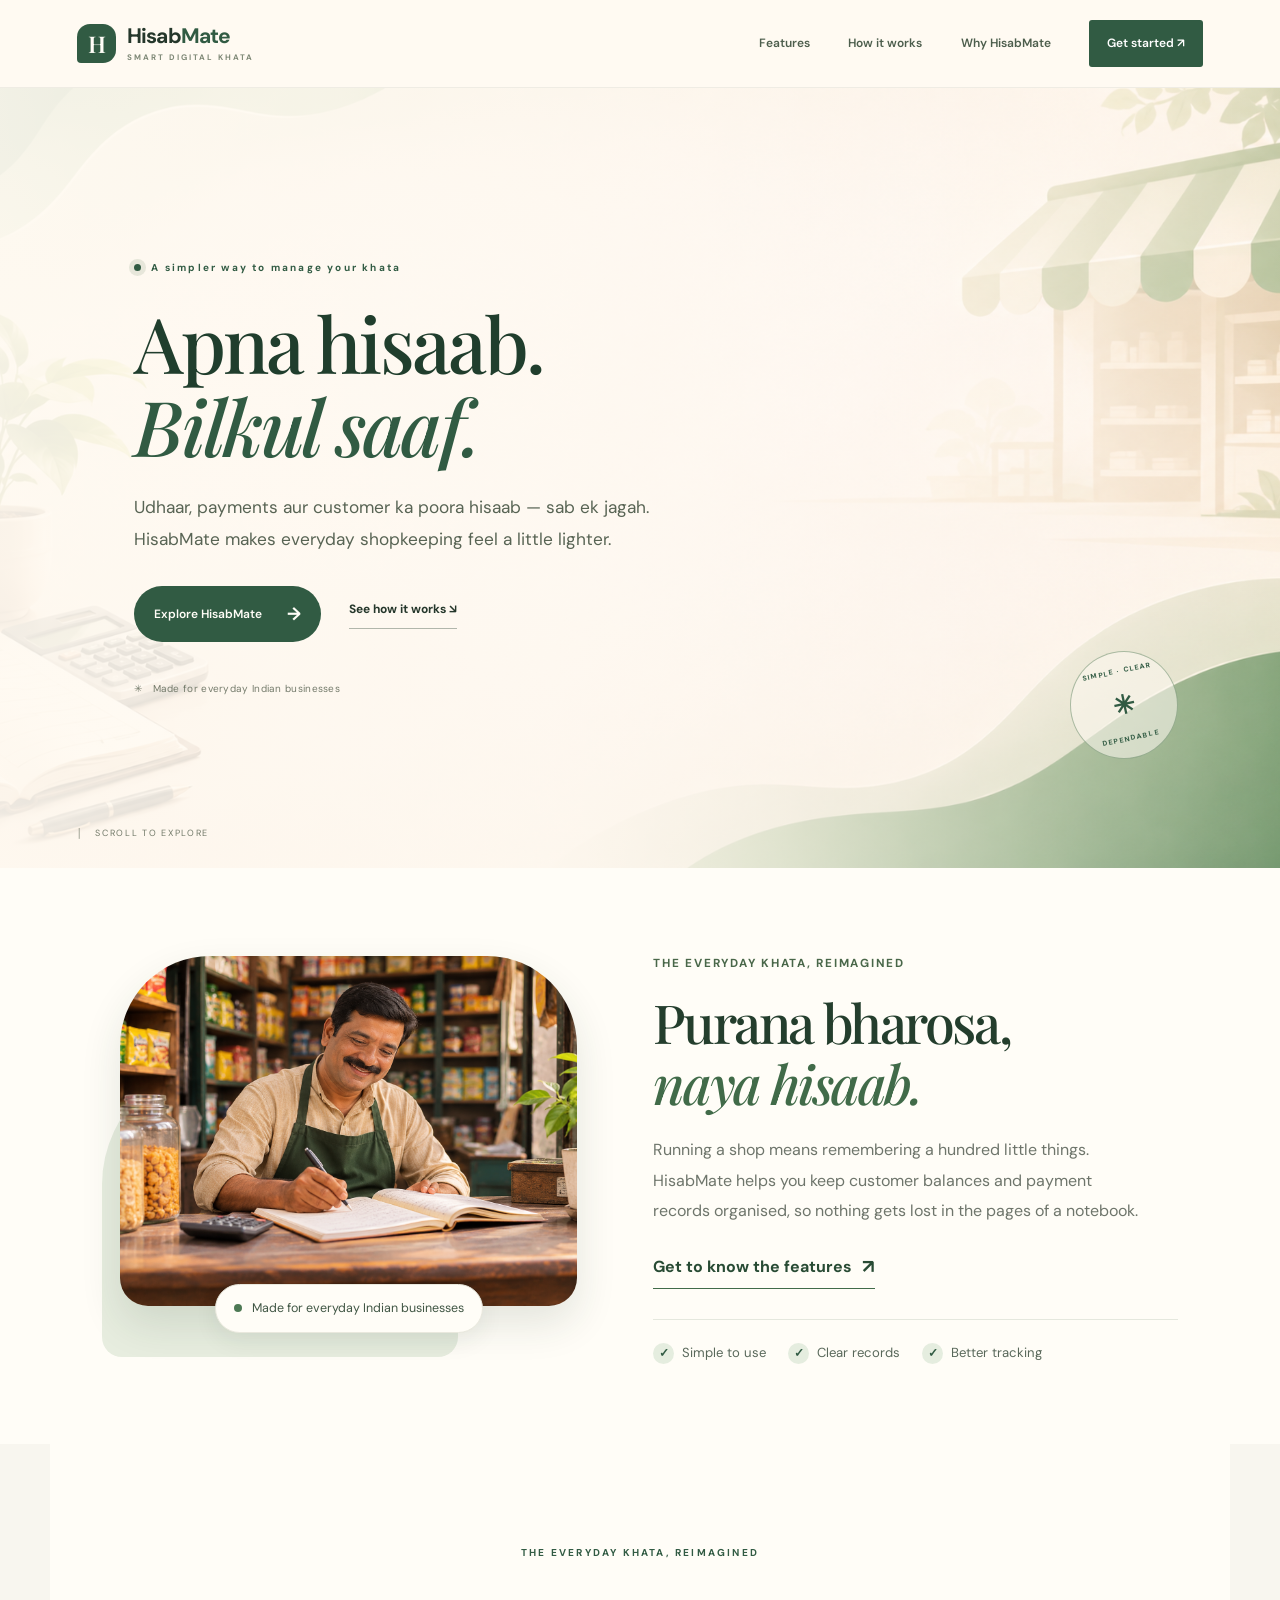
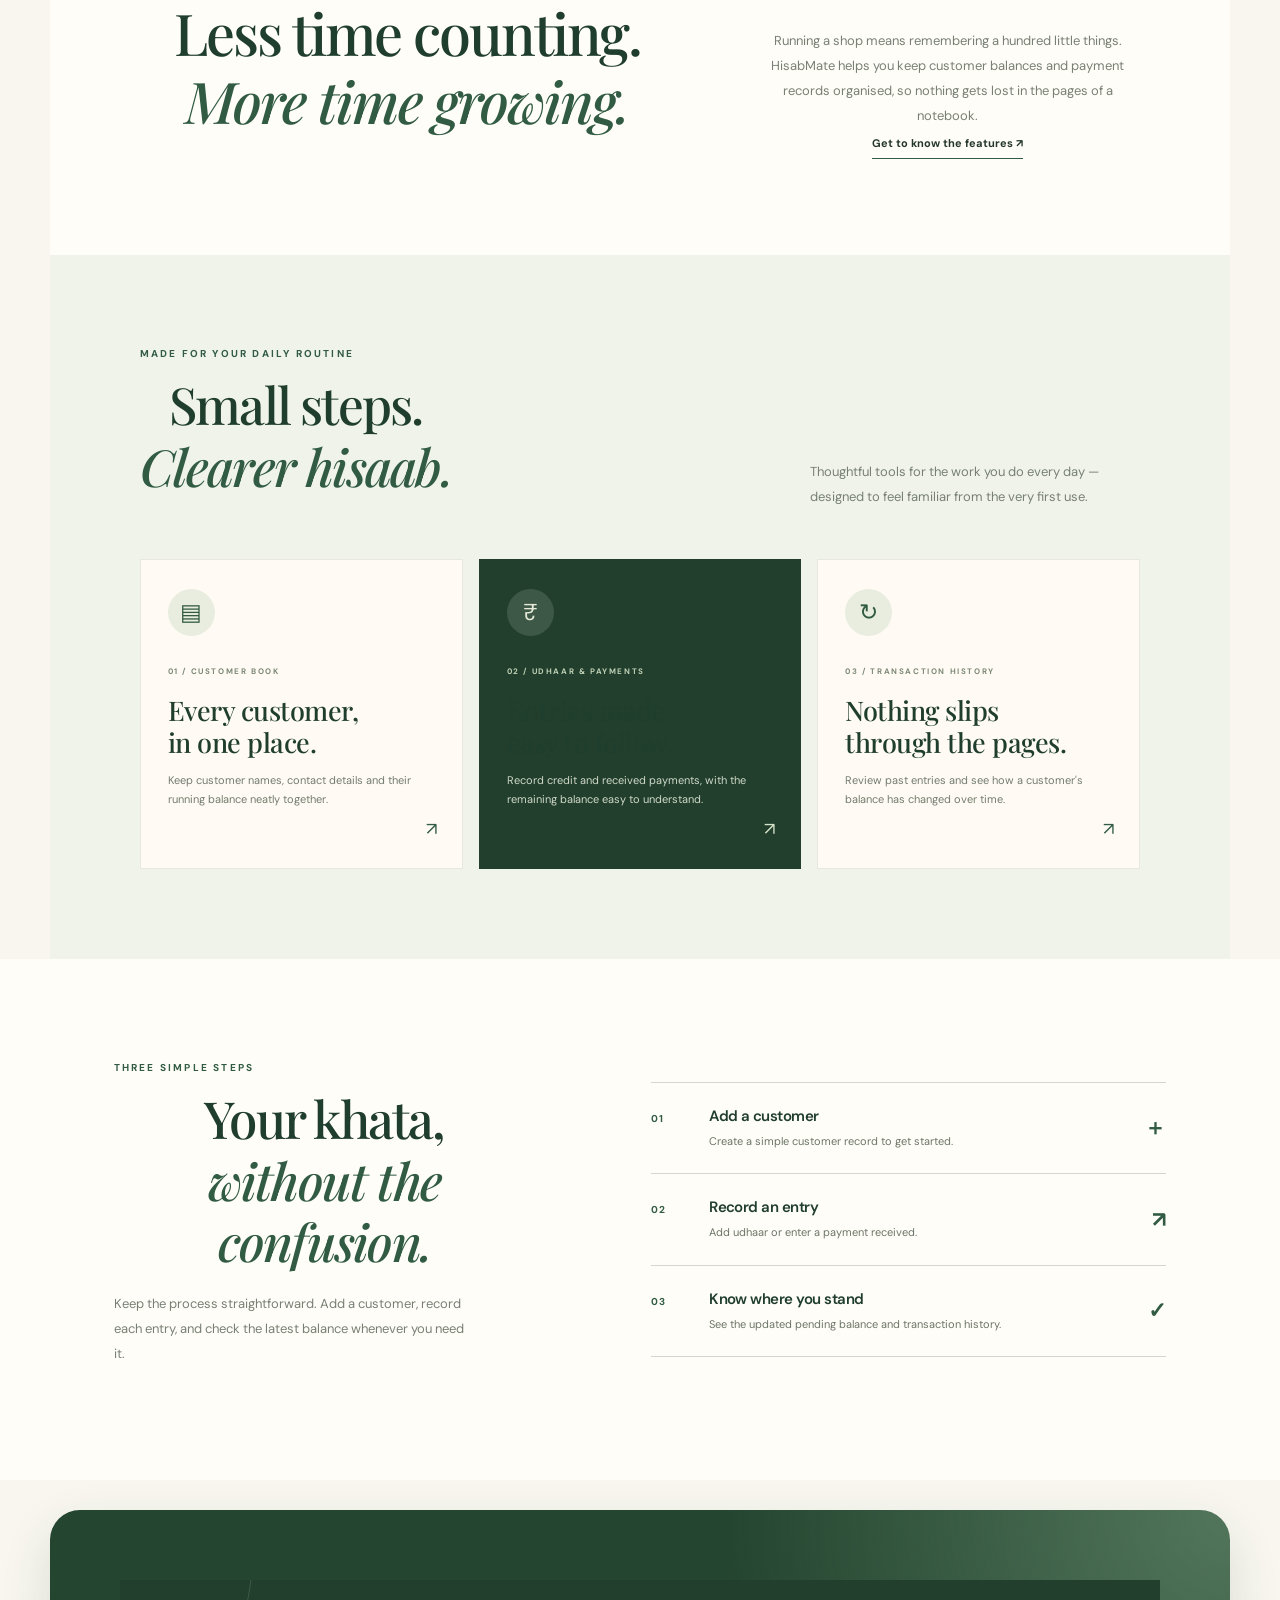
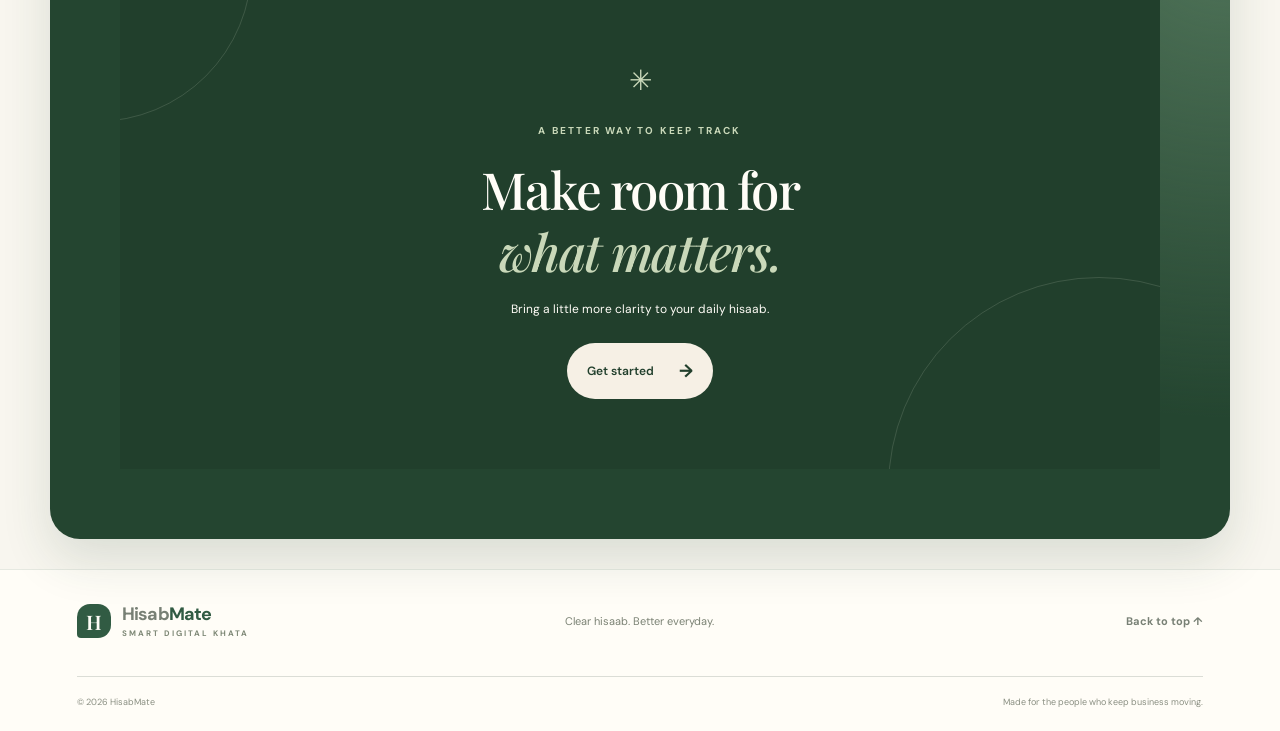
<file: frontend/index.html>
<!DOCTYPE html>
<html lang="en">
<head>
    <meta charset="UTF-8">
    <meta name="viewport" content="width=device-width, initial-scale=1.0">
    <meta name="theme-color" content="#171b18">

    <meta
        name="description"
        content="HisabMate helps Indian shopkeepers manage customers, udhaar, payments and daily khata in one place."
    >

    <title>HisabMate — Apna hisaab. Bilkul saaf.</title>

    <link rel="preconnect" href="https://fonts.googleapis.com">
    <link rel="preconnect" href="https://fonts.gstatic.com" crossorigin>

    <link
        href="https://fonts.googleapis.com/css2?family=DM+Sans:wght@400;500;600;700&family=Playfair+Display:wght@500;600;700&display=swap"
        rel="stylesheet"
    >

    <link rel="stylesheet" href="style.css">
</head>

<body>
    <header class="header" id="top">

        <a class="brand" href="#home" aria-label="HisabMate home">
            <span class="logo">H</span>
            <span class="brand-text">
                Hisab<span class="green">Mate</span>
                <small>SMART DIGITAL KHATA</small>
            </span>
        </a>

        <button
            class="menu"
            id="menu"
            type="button"
            aria-label="Toggle navigation menu"
            aria-controls="nav"
            aria-expanded="false"
        >
            ☰
        </button>

        <nav id="nav" aria-label="Main navigation">
            <a href="#features">Features</a>
            <a href="#how">How it works</a>
            <a href="#about">Why HisabMate</a>
            <a class="nav-cta" href="dashboard.html">Get started ↗</a>
        </nav>
    </header>

    <main>
        <section class="hero" id="home">

            <div class="hero-art" aria-hidden="true">
                <img
                    class="hero-image"
                    src="../assets/hero.png"
                    alt=""
                >
            </div>

            <div class="hero-content">
                <div class="eyebrow">
                    <i aria-hidden="true"></i>
                    A simpler way to manage your khata
                </div>

                <h1>
                    Apna hisaab.<br>
                    <em>Bilkul saaf.</em>
                </h1>

                <p>
                    Udhaar, payments aur customer ka poora hisaab —
                    sab ek jagah. HisabMate makes everyday shopkeeping
                    feel a little lighter.
                </p>

                <div class="actions">
                    <a class="btn" href="#features">
                        Explore HisabMate <b>→</b>
                    </a>

                    <a class="plain-link" href="#how">
                        See how it works ↘
                    </a>
                </div>

                <div class="note">
                    ✳ &nbsp; Made for everyday Indian businesses
                </div>
            </div>

            <div class="stamp" aria-hidden="true">
                <span>SIMPLE · CLEAR</span>
                <b>✳</b>
                <span>DEPENDABLE</span>
            </div>

            <a class="scroll" href="#about">
                │ &nbsp; SCROLL TO EXPLORE
            </a>
        </section>

        <!-- Shopkeeper image section -->
        <section class="about-showcase" id="shopkeeper">
            <div class="showcase-image">
                <img
                    src="../assets/shopkeeper.png"
                    alt="Shopkeeper maintaining his daily khata"
                    class="shopkeeper-image"
                >

                <div class="image-caption">
                    <span class="caption-dot"></span>
                    Made for everyday Indian businesses
                </div>
            </div>

            <div class="showcase-content">
                <span class="section-eyebrow">
                    THE EVERYDAY KHATA, REIMAGINED
                </span>

                <h2>
                    Purana bharosa,<br>
                    <em>naya hisaab.</em>
                </h2>

                <p>
                    Running a shop means remembering a hundred little things.
                    HisabMate helps you keep customer balances and payment
                    records organised, so nothing gets lost in the pages
                    of a notebook.
                </p>

                <a href="#features" class="showcase-link">
                    Get to know the features <span>↗</span>
                </a>

                <div class="showcase-points">
                    <div><span class="point-icon">✓</span> Simple to use</div>
                    <div><span class="point-icon">✓</span> Clear records</div>
                    <div><span class="point-icon">✓</span> Better tracking</div>
                </div>
            </div>
        </section>

        <!-- Introduction -->
        <section class="intro wrap" id="about">
            <div class="kicker">THE EVERYDAY KHATA, REIMAGINED</div>

            <div class="intro-grid">
                <h2>
                    Less time counting.<br>
                    <em>More time growing.</em>
                </h2>

                <div>
                    <p>
                        Running a shop means remembering a hundred little
                        things. HisabMate helps you keep customer balances
                        and payment records organised, so nothing gets
                        lost in the pages of a notebook.
                    </p>

                    <a class="underlink" href="#features">
                        Get to know the features ↗
                    </a>
                </div>
            </div>
        </section>

        <!-- Features -->
        <section class="features wrap" id="features">
            <div class="section-head">
                <div>
                    <div class="kicker">MADE FOR YOUR DAILY ROUTINE</div>

                    <h2>
                        Small steps.<br>
                        <em>Clearer hisaab.</em>
                    </h2>
                </div>

                <p>
                    Thoughtful tools for the work you do every day —
                    designed to feel familiar from the very first use.
                </p>
            </div>

            <div class="cards">
                <article class="card">
                    <div class="icon" aria-hidden="true">▤</div>
                    <label>01 / CUSTOMER BOOK</label>

                    <h3>Every customer,<br>in one place.</h3>

                    <p>
                        Keep customer names, contact details and their
                        running balance neatly together.
                    </p>

                    <span class="arrow" aria-hidden="true">↗</span>
                </article>

                <article class="card dark">
                    <div class="icon" aria-hidden="true">₹</div>
                    <label>02 / UDHAAR &amp; PAYMENTS</label>

                    <h3>Entries made<br>easy to follow.</h3>

                    <p>
                        Record credit and received payments, with the
                        remaining balance easy to understand.
                    </p>

                    <span class="arrow" aria-hidden="true">↗</span>
                </article>

                <article class="card">
                    <div class="icon" aria-hidden="true">↻</div>
                    <label>03 / TRANSACTION HISTORY</label>

                    <h3>Nothing slips<br>through the pages.</h3>

                    <p>
                        Review past entries and see how a customer's
                        balance has changed over time.
                    </p>

                    <span class="arrow" aria-hidden="true">↗</span>
                </article>
            </div>
        </section>

        <!-- How it works -->
        <section class="how" id="how">
            <div class="wrap how-grid">
                <div>
                    <div class="kicker">THREE SIMPLE STEPS</div>

                    <h2>
                        Your khata,<br>
                        <em>without the confusion.</em>
                    </h2>

                    <p>
                        Keep the process straightforward. Add a customer,
                        record each entry, and check the latest balance
                        whenever you need it.
                    </p>
                </div>

                <div class="steps">
                    <article>
                        <span>01</span>
                        <div>
                            <h3>Add a customer</h3>
                            <p>Create a simple customer record to get started.</p>
                        </div>
                        <b aria-hidden="true">＋</b>
                    </article>

                    <article>
                        <span>02</span>
                        <div>
                            <h3>Record an entry</h3>
                            <p>Add udhaar or enter a payment received.</p>
                        </div>
                        <b aria-hidden="true">↗</b>
                    </article>

                    <article>
                        <span>03</span>
                        <div>
                            <h3>Know where you stand</h3>
                            <p>
                                See the updated pending balance
                                and transaction history.
                            </p>
                        </div>
                        <b aria-hidden="true">✓</b>
                    </article>
                </div>
            </div>
        </section>

        <!-- Call to action -->
        <section class="closing wrap" id="start">
            <div class="closing-panel">
                <div class="spark" aria-hidden="true">✳</div>
                <div class="kicker">A BETTER WAY TO KEEP TRACK</div>

                <h2>
                    Make room for<br>
                    <em>what matters.</em>
                </h2>

                <p>Bring a little more clarity to your daily hisaab.</p>

                <a class="btn light" href="dashboard.html">
                    Get started <b>→</b>
                </a>
            </div>
        </section>
    </main>

    <!-- Footer -->
    <footer class="footer">
        <a class="brand" href="#home" aria-label="HisabMate home">
            <span class="logo">H</span>
            <span class="brand-text">
                Hisab<span class="green">Mate</span>
                <small>SMART DIGITAL KHATA</small>
            </span>
        </a>

        <p>Clear hisaab. Better everyday.</p>
        <a href="#top">Back to top ↑</a>

        <div class="footline">
            <span>© 2026 HisabMate</span>
            <span>Made for the people who keep business moving.</span>
        </div>
    </footer>

    <script src="script.js" defer></script>
</body>
</html>
</file>
<file: frontend/style.css>
/* =========================================
   HISABMATE — SMART DIGITAL KHATA
   Theme: Cream, Sage Green & Forest Green
   Fonts: Playfair Display + DM Sans
========================================= */


/* =========================================
   1. ROOT VARIABLES
========================================= */

:root {
    --paper: #f7f1e7;
    --cream: #fffaf2;
    --ink: #243c2b;
    --green: #426b43;
    --deep: #213f2c;
    --sage: #dce5d0;
    --muted: #6e7567;

    --serif: "Playfair Display", Georgia, serif;
    --sans: "DM Sans", Arial, sans-serif;
}


/* =========================================
   2. GLOBAL RESET & BASE STYLES
========================================= */

* {
    box-sizing: border-box;
}

html {
    scroll-behavior: smooth;
    scroll-padding-top: 90px;
}

body {
    margin: 0;
    background: var(--paper);
    color: var(--ink);
    font-family: var(--sans);
    -webkit-font-smoothing: antialiased;
}

a {
    color: inherit;
    text-decoration: none;
}

button {
    font-family: inherit;
}

img {
    max-width: 100%;
}


/* =========================================
   3. HEADER & BRAND
========================================= */

.header {
    min-height: 88px;
    padding: 0 clamp(22px, 6vw, 92px);

    display: flex;
    align-items: center;
    justify-content: space-between;

    position: relative;
    z-index: 5;

    background: rgba(255, 250, 242, 0.96);
    border-bottom: 1px solid #243c2b12;
}

.brand {
    display: flex;
    align-items: center;
    gap: 11px;

    font-size: 21px;
    font-weight: 700;
    letter-spacing: -0.8px;
    line-height: 1;
}

.logo {
    width: 39px;
    height: 39px;

    display: grid;
    place-items: center;

    background: var(--green);
    color: var(--cream);
    border-radius: 13px 13px 13px 4px;

    font: 600 23px var(--serif);
    flex-shrink: 0;
}

.green {
    color: var(--green);
}

.brand-text small {
    display: block;
    margin-top: 6px;

    font-size: 8px;
    letter-spacing: 2px;
    color: #7d8775;
}


/* =========================================
   4. DESKTOP NAVIGATION
========================================= */

.header nav {
    display: flex;
    align-items: center;
    gap: clamp(20px, 3vw, 42px);

    font-size: 12px;
    font-weight: 600;
    color: #4d5e4d;
}

.header nav a {
    transition: color 0.2s ease;
}

.header nav a:hover {
    color: var(--green);
}

.nav-cta {
    padding: 13px 18px;
    border-radius: 3px;

    background: var(--green);
    color: white !important;
}

.nav-cta:hover {
    background: var(--deep);
}


/* Mobile menu button */

.menu {
    display: none;
    border: 0;
    background: transparent;
    color: var(--ink);
    font-size: 25px;
    cursor: pointer;
}


/* =========================================
   5. HERO SECTION
========================================= */

.hero {
    min-height: 660px;
    height: min(780px, calc(100vh - 88px));

    position: relative;
    display: flex;
    align-items: center;

    overflow: hidden;
    isolation: isolate;

    background: var(--cream);
}


/* Hero background image container */

.hero-art {
    position: absolute;
    inset: 0;
    z-index: -2;

    overflow: hidden;
    pointer-events: none;
}


/* Hero PNG image */

.hero-image {
    display: block;

    width: 100%;
    height: 100%;

    object-fit: cover;
    object-position: center;

    opacity: 1;
}


/* Soft overlay keeps text readable */

.hero::after {
    content: "";

    position: absolute;
    inset: 0;
    z-index: -1;

    background: linear-gradient(
        90deg,
        rgba(255, 250, 242, 0.92) 0%,
        rgba(255, 250, 242, 0.78) 43%,
        rgba(255, 250, 242, 0.12) 100%
    );

    pointer-events: none;
}


/* Hero content */

.hero-content {
    width: min(650px, 58%);
    margin-left: clamp(24px, 10.5vw, 160px);
    padding: 55px 0 78px;
    position: relative;
    z-index: 1;
}


/* Small eyebrow label */

.eyebrow,
.kicker {
    font-size: 10px;
    font-weight: 700;
    letter-spacing: 2.2px;
    color: var(--green);
}

.eyebrow {
    display: flex;
    align-items: center;
    gap: 10px;
    margin-bottom: 25px;
}

.eyebrow i {
    width: 7px;
    height: 7px;

    background: var(--green);
    border-radius: 50%;

    box-shadow: 0 0 0 5px #426b431f;
}


/* Main headings */

h1,
h2 {
    font-family: var(--serif);
    font-weight: 500;
    letter-spacing: -2.5px;
}

h1 {
    margin: 0 0 25px;
    font-size: clamp(56px, 6.2vw, 92px);
    line-height: 0.99;
}

h1 em,
h2 em {
    color: var(--green);
    font-weight: 500;
}


/* Hero description */

.hero-content > p {
    max-width: 450px;
    margin: 0 0 30px;

    color: #586454;
    font-size: 15px;
    line-height: 1.9;
}


/* Hero action buttons */

.actions {
    display: flex;
    align-items: center;
    gap: 28px;
    flex-wrap: wrap;
}

.btn {
    display: inline-flex;
    align-items: center;
    justify-content: center;
    gap: 25px;

    padding: 16px 20px;
    border: 0;
    border-radius: 3px;

    background: var(--green);
    color: var(--cream);

    font: 600 12px var(--sans);
    cursor: pointer;

    transition:
        background 0.2s ease,
        transform 0.2s ease;
}

.btn:hover {
    background: #315533;
    transform: translateY(-2px);
}

.btn b {
    font-size: 18px;
}

.plain-link {
    padding-bottom: 8px;
    border-bottom: 1px solid #243c2b59;

    font-size: 12px;
    font-weight: 700;
}


/* Hero note */

.note {
    display: flex;
    align-items: center;

    margin-top: 38px;

    color: #747b6b;
    font-size: 10px;
    letter-spacing: 0.3px;
}


/* Decorative circular stamp */

.stamp {
    position: absolute;
    right: 8%;
    bottom: 14%;

    width: 108px;
    height: 108px;

    display: flex;
    flex-direction: column;
    align-items: center;
    justify-content: center;

    border: 1px solid #426b436b;
    border-radius: 50%;

    background: #fffaf28c;
    color: var(--green);

    transform: rotate(-12deg);
}

.stamp span {
    font-size: 7px;
    font-weight: 700;
    letter-spacing: 1.3px;
}

.stamp b {
    margin: 6px 0;
    font-size: 26px;
}


/* Scroll indicator */

.scroll {
    position: absolute;
    bottom: 27px;
    left: clamp(24px, 6vw, 92px);

    color: #727a69;
    font-size: 9px;
    letter-spacing: 1.7px;
}


/* =========================================
   6. SHARED CONTENT WRAPPER
========================================= */

.wrap {
    width: min(1180px, calc(100% - 48px));
    margin: 0 auto;
}


/* =========================================
   7. INTRO / ABOUT SECTION
========================================= */

.intro {
    padding-top: 115px;
    padding-bottom: 115px;
}

.intro-grid {
    display: grid;
    grid-template-columns: 1fr 0.72fr;
    gap: 8%;
    align-items: end;

    margin-top: 24px;
}

h2 {
    margin: 0;
    font-size: clamp(39px, 4.2vw, 60px);
    line-height: 1.12;
}

.intro p,
.section-head > p,
.how-grid > div > p {
    color: var(--muted);
    font-size: 13px;
    line-height: 1.95;
}

.intro p {
    margin-bottom: 22px;
}

.underlink {
    padding-bottom: 8px;
    border-bottom: 1px solid var(--green);

    font-size: 11px;
    font-weight: 700;
}


/* =========================================
   8. FEATURES SECTION
========================================= */

.features {
    padding: 24px 0 125px;
}

.section-head {
    display: flex;
    justify-content: space-between;
    align-items: end;
    gap: 30px;

    margin-bottom: 44px;
}

.section-head h2 {
    margin-top: 20px;
}

.section-head > p {
    max-width: 330px;
    margin-bottom: 6px;
}


/* Feature cards grid */

.cards {
    display: grid;
    grid-template-columns: repeat(3, minmax(0, 1fr));
    gap: 16px;
}

.card {
    position: relative;
    min-height: 310px;
    padding: 29px 27px;

    background: #fffbf4;
    border: 1px solid #243c2b19;

    transition:
        transform 0.25s ease,
        box-shadow 0.25s ease;
}

.card:hover {
    transform: translateY(-5px);
    box-shadow: 0 18px 40px #243c2b12;
}

.card.dark {
    background: var(--deep);
    color: var(--cream);
}


/* Feature icons */

.icon {
    width: 47px;
    height: 47px;

    display: grid;
    place-items: center;

    margin-bottom: 29px;

    border-radius: 50%;
    background: #e8eddf;
    color: var(--green);

    font-size: 23px;
}

.dark .icon {
    background: #ffffff21;
    color: #e5e9d7;
}


/* Feature card text */

.card label {
    display: block;
    margin-bottom: 15px;

    color: #7d8976;
    font-size: 8px;
    font-weight: 700;
    letter-spacing: 1.6px;
}

.dark label {
    color: #c0d0b6;
}

.card h3 {
    margin: 0 0 12px;

    font: 500 27px/1.2 var(--serif);
    letter-spacing: -0.5px;
}

.card p {
    max-width: 260px;

    color: #737b6e;
    font-size: 11px;
    line-height: 1.8;
}

.dark p {
    color: #d1d9ca;
}


/* Card arrow */

.arrow {
    position: absolute;
    right: 25px;
    bottom: 24px;

    color: var(--green);
    font-size: 18px;
}

.dark .arrow {
    color: #d5e1c9;
}


/* =========================================
   9. HOW IT WORKS SECTION
========================================= */

.how {
    padding: 100px 0;
    background: #e7ecde;
}

.how-grid {
    display: grid;
    grid-template-columns: 0.9fr 1.1fr;
    gap: 11%;
    align-items: center;
}

.how-grid h2 {
    margin: 20px 0 22px;
}

.how-grid > div > p {
    max-width: 360px;
}


/* Steps list */

.steps {
    border-top: 1px solid #243c2b33;
}

.steps article {
    display: grid;
    grid-template-columns: 43px 1fr 28px;
    align-items: center;
    gap: 15px;

    padding: 23px 0;
    border-bottom: 1px solid #243c2b33;
}

.steps article > span {
    align-self: start;
    padding-top: 4px;

    color: var(--green);
    font-size: 10px;
    font-weight: 700;
    letter-spacing: 1px;
}

.steps h3 {
    margin: 0 0 7px;
    font: 600 15px var(--sans);
}

.steps p {
    margin: 0;

    color: #6b7567;
    font-size: 11px;
    line-height: 1.6;
}

.steps b {
    color: var(--green);
    font-size: 22px;
    text-align: right;
}


/* =========================================
   10. CLOSING CALL-TO-ACTION
========================================= */

.closing {
    padding-top: 105px;
    padding-bottom: 105px;
}

.closing-panel {
    position: relative;
    overflow: hidden;

    padding: 77px 24px 70px;

    background: var(--deep);
    color: var(--cream);
    text-align: center;
}


/* Decorative circles */

.closing-panel::before,
.closing-panel::after {
    content: "";

    position: absolute;
    border: 1px solid #e0ebd326;
    border-radius: 50%;

    pointer-events: none;
}

.closing-panel::before {
    left: -180px;
    top: -170px;

    width: 310px;
    height: 310px;
}

.closing-panel::after {
    right: -150px;
    bottom: -230px;

    width: 420px;
    height: 420px;
}


/* CTA text */

.spark {
    margin-bottom: 18px;
    color: #c9d8b9;
    font-size: 28px;
}

.closing .kicker {
    color: #c9d8b9;
}

.closing h2 {
    margin: 20px 0 17px;
    font-size: clamp(43px, 5vw, 64px);
}

.closing h2 em {
    color: #c9d8b9;
}

.closing-panel > p {
    color: #d0d9cb;
    font-size: 12px;
    line-height: 1.7;
}


/* Light CTA button */

.light {
    position: relative;
    z-index: 1;

    margin-top: 12px;

    background: #f6f0e5;
    color: var(--deep);
}

.light:hover {
    background: #dfe8d4;
}


/* JavaScript status message */

#message {
    min-height: 16px;
    margin-top: 15px;

    color: #d0d9cb;
    font-size: 11px;
}


/* =========================================
   11. FOOTER
========================================= */

.footer {
    display: grid;
    grid-template-columns: 1fr 1fr 1fr;
    align-items: center;
    gap: 20px;

    padding: 34px clamp(22px, 6vw, 92px) 20px;

    background: var(--cream);
}

.footer .brand {
    font-size: 18px;
}

.footer .logo {
    width: 34px;
    height: 34px;
    font-size: 20px;
}

.footer > p {
    margin: 0;

    color: #7b8274;
    font-size: 11px;
    text-align: center;
}

.footer > a:nth-child(3) {
    font-size: 11px;
    font-weight: 700;
    text-align: right;
}


/* Bottom footer line */

.footline {
    grid-column: 1 / -1;

    display: flex;
    justify-content: space-between;
    gap: 12px;

    margin-top: 18px;
    padding-top: 18px;

    border-top: 1px solid #243c2b29;
    color: #8a8f82;
    font-size: 9px;
}


/* =========================================
   12. TABLET & MOBILE RESPONSIVENESS
========================================= */

@media (max-width: 800px) {

    /* Header */

    .header {
        min-height: 74px;
    }

    .menu {
        display: block;
    }

    /* Mobile navigation dropdown */

    .header nav {
        display: none;

        position: absolute;
        top: 74px;
        left: 0;
        right: 0;

        flex-direction: column;
        align-items: stretch;
        gap: 21px;

        padding: 22px 24px 26px;

        background: var(--cream);
        border-bottom: 1px solid #243c2b29;
    }

    .header nav.open {
        display: flex;
    }

    .nav-cta {
        text-align: center;
    }


    /* Hero */

    .hero {
        height: auto;
        min-height: 670px;
        align-items: flex-start;
    }

    .hero-art {
        opacity: 0.7;
    }

    .hero-image {
        object-position: 58% center;
    }

    .hero::after {
        background: linear-gradient(
            90deg,
            rgba(255, 250, 242, 0.94),
            rgba(255, 250, 242, 0.78) 70%,
            rgba(255, 250, 242, 0.42)
        );
    }

    .hero-content {
        width: 86%;
        margin-left: 7%;
        padding: 85px 0 100px;
    }

    .stamp {
        right: 6%;
        bottom: 8%;

        width: 82px;
        height: 82px;
    }

    .stamp span {
        font-size: 5px;
    }

    .stamp b {
        margin: 3px 0;
        font-size: 20px;
    }


    /* Sections */

    .intro {
        padding: 80px 0;
    }

    .intro-grid,
    .how-grid {
        grid-template-columns: 1fr;
        gap: 28px;
    }

    .features {
        padding-bottom: 80px;
    }

    .section-head {
        align-items: flex-start;
        flex-direction: column;
        gap: 18px;
    }

    .section-head > p {
        max-width: 500px;
    }

    .cards {
        grid-template-columns: 1fr;
    }

    .card {
        min-height: 275px;
    }

    .how {
        padding: 78px 0;
    }

    .closing {
        padding: 75px 0;
    }
}


/* =========================================
   13. SMALL MOBILE SCREENS
========================================= */

@media (max-width: 480px) {

    .brand {
        font-size: 19px;
    }

    h1 {
        font-size: 56px;
        letter-spacing: -2px;
    }

    .hero-content {
        padding-top: 76px;
    }

    .hero-content > p {
        font-size: 13px;
    }

    .actions {
        gap: 19px;
    }

    .btn {
        gap: 16px;
        padding: 15px 16px;
    }

    .stamp {
        display: none;
    }

    .wrap {
        width: calc(100% - 40px);
    }

    h2 {
        font-size: 42px;
        letter-spacing: -1.6px;
    }


    /* Mobile footer */

    .footer {
        grid-template-columns: 1fr 1fr;
    }

    .footer .brand {
        grid-column: 1 / -1;
    }

    .footer > p {
        grid-column: 1 / -1;
        grid-row: 2;
        text-align: left;
    }

    .footer > a:nth-child(3) {
        grid-column: 2;
        grid-row: 1;
    }

    .footline {
        flex-direction: column;
    }
}


/* =========================================
   14. ACCESSIBILITY: REDUCED MOTION
========================================= */

@media (prefers-reduced-motion: reduce) {

    html {
        scroll-behavior: auto;
    }

    *,
    *::before,
    *::after {
        transition-duration: 0.01ms !important;
        animation-duration: 0.01ms !important;
        animation-iteration-count: 1 !important;
    }
}

/* =====================================
   HISABMATE — AESTHETIC UI UPGRADE
   Warm cream + forest green theme
===================================== */

:root {
  --paper: #f8f6ef;
  --cream: #fffdf7;
  --green: #315b43;
  --green-dark: #203e2d;
  --sage: #e7eddf;
  --sage-dark: #d5e0ce;
  --text: #25372b;
  --muted: #788075;
  --border: rgba(49, 91, 67, 0.12);
  --shadow: 0 16px 45px rgba(38, 62, 44, 0.08);
}

html {
  scroll-behavior: smooth;
  scroll-padding-top: 90px;
}

body {
  background: var(--paper);
  color: var(--text);
  font-family: "DM Sans", sans-serif;
  line-height: 1.7;
  -webkit-font-smoothing: antialiased;
}

h1, h2, h3 {
  color: var(--green-dark);
  letter-spacing: -0.035em;
}

h1, h2 {
  font-family: "Playfair Display", serif;
  font-weight: 500;
}

p {
  color: var(--muted);
}

/* Navigation */

header {
  background: rgba(255, 253, 247, 0.88);
  backdrop-filter: blur(16px);
  -webkit-backdrop-filter: blur(16px);
  border-bottom: 1px solid var(--border);
}

header a {
  transition: color 0.25s ease;
}

header a:hover {
  color: var(--green);
}

/* Hero section */

.hero {
  position: relative;
  isolation: isolate;
  overflow: hidden;
  background:
    radial-gradient(
      circle at 85% 15%,
      rgba(204, 221, 195, 0.55),
      transparent 32%
    ),
    linear-gradient(135deg, #fbf8ef, #eef2e7);
}

.hero-content {
  position: relative;
  z-index: 2;
  padding-top: 76px;
  padding-bottom: 76px;
}

.hero h1 {
  font-size: clamp(2.8rem, 6vw, 5.2rem);
  line-height: 1.08;
  max-width: 760px;
}

.hero p {
  font-size: 1.08rem;
  line-height: 1.85;
  max-width: 570px;
}

.hero-art {
  overflow: hidden;
}

.hero-image {
  transition: transform 0.8s ease;
}

.hero:hover .hero-image {
  transform: scale(1.025);
}

/* Buttons */

button,
.btn,
.button,
a.button {
  border-radius: 999px;
  transition:
    transform 0.25s ease,
    box-shadow 0.25s ease,
    background 0.25s ease;
}

button:hover,
.btn:hover,
.button:hover {
  transform: translateY(-2px);
  box-shadow: 0 10px 24px rgba(32, 62, 45, 0.15);
}

button:focus-visible,
a:focus-visible {
  outline: 3px solid #91b69a;
  outline-offset: 4px;
}

/* Intro and content sections */

section:not(.hero) {
  scroll-margin-top: 90px;
}

.intro,
.features,
.how {
  padding-top: clamp(60px, 8vw, 105px);
  padding-bottom: clamp(60px, 8vw, 105px);
}

.intro h2,
.features h2,
.how h2 {
  font-size: clamp(2rem, 4vw, 3.25rem);
  line-height: 1.2;
}

/* Feature cards */

.feature-card {
  background: rgba(255, 253, 247, 0.9);
  border: 1px solid var(--border);
  border-radius: 24px;
  padding: 28px;
  box-shadow: 0 5px 18px rgba(38, 62, 44, 0.025);
  transition:
    transform 0.3s ease,
    box-shadow 0.3s ease,
    border-color 0.3s ease;
}

.feature-card:hover {
  transform: translateY(-6px);
  border-color: rgba(49, 91, 67, 0.25);
  box-shadow: var(--shadow);
}

.feature-card h3 {
  font-size: 1.2rem;
  margin-bottom: 10px;
}

/* How it works */

.how {
  background: var(--sage);
}

.how > * {
  position: relative;
}

/* Final call-to-action */

.closing,
.cta {
  background: var(--green-dark);
  color: var(--cream);
  border-radius: 30px;
  margin: 30px auto;
  padding: clamp(32px, 6vw, 70px);
}

.closing h2,
.closing h3,
.closing p,
.cta h2,
.cta h3,
.cta p {
  color: var(--cream);
}

/* Footer */

footer {
  border-top: 1px solid var(--border);
  color: var(--muted);
  padding-top: 30px;
  padding-bottom: 30px;
}

/* Smooth entrance for content */

@media (prefers-reduced-motion: no-preference) {
  .hero-content {
    animation: riseIn 0.75s ease both;
  }

  @keyframes riseIn {
    from {
      opacity: 0;
      transform: translateY(18px);
    }
    to {
      opacity: 1;
      transform: translateY(0);
    }
  }
}

/* Mobile polish */

@media (max-width: 768px) {
  .hero-content {
    padding-top: 48px;
    padding-bottom: 48px;
  }

  .hero h1 {
    font-size: clamp(2.4rem, 10vw, 3.6rem);
  }

  .feature-card {
    padding: 23px;
    border-radius: 20px;
  }

  .closing,
  .cta {
    border-radius: 24px;
    margin: 16px;
  }
}

@media (max-width: 480px) {
  .hero p {
    font-size: 0.98rem;
  }
}

/* ===== PREMIUM SECTIONS AFTER HERO ===== */

.intro {
  position: relative;
  padding: 100px 7%;
  text-align: center;
  background: #fffdf7;
}

.intro h2 {
  max-width: 760px;
  margin: 14px auto 20px;
  font-size: clamp(2.2rem, 4.5vw, 3.6rem);
  line-height: 1.18;
}

.intro p {
  max-width: 650px;
  margin: 0 auto;
  line-height: 1.9;
}

.features {
  padding: 90px 7%;
  background: #f0f3e9;
}

.features h2,
.how h2 {
  text-align: center;
  margin: 12px auto 18px;
}

.features > p,
.how > p {
  text-align: center;
  max-width: 620px;
  margin: 0 auto 42px;
}

/* Small eyebrow labels */

.section-label {
  display: inline-block;
  color: #426b43;
  background: #e2eadb;
  padding: 7px 15px;
  border-radius: 999px;
  font-size: 0.76rem;
  font-weight: 700;
  letter-spacing: 0.12em;
  text-transform: uppercase;
}

/* Feature cards */

.feature-card {
  position: relative;
  overflow: hidden;
  min-height: 220px;
  padding: 32px;
  background: #fffdf8;
  border: 1px solid #e0e7da;
  border-radius: 24px;
  box-shadow: 0 8px 25px rgba(36, 60, 43, 0.04);
}

.feature-card::after {
  content: "";
  position: absolute;
  width: 110px;
  height: 110px;
  right: -35px;
  bottom: -40px;
  border-radius: 50%;
  background: #e9efe2;
  transition: transform 0.35s ease;
}

.feature-card:hover::after {
  transform: scale(1.5);
}

.feature-card:hover {
  transform: translateY(-7px);
  box-shadow: 0 18px 40px rgba(36, 60, 43, 0.09);
}

.feature-card h3,
.feature-card p {
  position: relative;
  z-index: 1;
}

.feature-card h3 {
  font-family: "Playfair Display", serif;
  font-size: 1.45rem;
  margin: 20px 0 10px;
}

.feature-card p {
  line-height: 1.8;
}

/* How it works */

.how {
  padding: 100px 7%;
  background: #fffdf7;
}

.how .step,
.how .step-card {
  background: #f4f5ed;
  border: 1px solid #e1e7d9;
  border-radius: 22px;
  padding: 28px;
  transition: transform 0.25s ease;
}

.how .step:hover,
.how .step-card:hover {
  transform: translateY(-5px);
}

.how .step-number {
  display: inline-flex;
  width: 44px;
  height: 44px;
  align-items: center;
  justify-content: center;
  border-radius: 50%;
  background: #315b43;
  color: #fffdf7;
  font-weight: 700;
}

/* Bottom call-to-action */

.closing,
.cta {
  position: relative;
  overflow: hidden;
  background:
    radial-gradient(circle at 100% 0%, #52765b 0%, transparent 38%),
    #244530;
  box-shadow: 0 20px 50px rgba(36, 69, 48, 0.14);
}

.closing h2,
.cta h2 {
  font-size: clamp(2rem, 4vw, 3.2rem);
  line-height: 1.2;
}

/* Mobile */

@media (max-width: 600px) {
  .intro,
  .features,
  .how {
    padding: 65px 6%;
  }

  .feature-card {
    min-height: auto;
    padding: 25px;
  }
}

/* =================================
   HISABMATE — IMAGE SHOWCASE
================================= */

.about-showcase {
  display: grid;
  grid-template-columns: 0.95fr 1.05fr;
  align-items: center;
  gap: clamp(35px, 6vw, 85px);
  padding: 80px 8%;
  background: #fffdf7;
  overflow: hidden;
}

.showcase-image {
  position: relative;
  padding: 0 0 24px 18px;
}

.showcase-image::before {
  content: "";
  position: absolute;
  width: 75%;
  height: 78%;
  left: 0;
  bottom: 0;
  background: #e7eddf;
  border-radius: 45% 45% 20px 20px;
  z-index: 0;
}

.shopkeeper-image {
  display: block;
  position: relative;
  z-index: 1;
  width: 100%;
  height: 350px;
  object-fit: cover;
  border-radius: 90px 90px 28px 28px;
  box-shadow: 0 18px 40px rgba(35, 61, 43, 0.12);
  transition: transform 0.4s ease;
}

.showcase-image:hover .shopkeeper-image {
  transform: translateY(-5px);
}

.image-caption {
  position: relative;
  z-index: 2;
  display: flex;
  align-items: center;
  gap: 10px;
  width: fit-content;
  max-width: 95%;
  margin: -22px auto 0;
  padding: 13px 18px;
  border: 1px solid #e9e8dd;
  border-radius: 999px;
  background: #fffdf7;
  color: #405644;
  font-size: 0.78rem;
  box-shadow: 0 8px 25px rgba(35, 61, 43, 0.07);
}

.caption-dot {
  width: 8px;
  height: 8px;
  flex-shrink: 0;
  border-radius: 50%;
  background: #4d7954;
}

.showcase-content {
  max-width: 560px;
}

.section-eyebrow {
  display: inline-block;
  margin-bottom: 18px;
  color: #496749;
  font-size: 0.73rem;
  font-weight: 700;
  letter-spacing: 0.15em;
}

.showcase-content h2 {
  margin: 0 0 22px;
  color: #243e2d;
  font-family: "Playfair Display", serif;
  font-size: clamp(2.4rem, 4.2vw, 4rem);
  font-weight: 500;
  line-height: 1.13;
  letter-spacing: -0.045em;
}

.showcase-content h2 em {
  color: #416b49;
  font-weight: 500;
}

.showcase-content p {
  max-width: 490px;
  margin-bottom: 24px;
  color: #6e756b;
  font-size: 1rem;
  line-height: 1.9;
}

.showcase-link {
  display: inline-flex;
  align-items: center;
  gap: 10px;
  padding-bottom: 5px;
  border-bottom: 1px solid #416b49;
  color: #284b34;
  font-weight: 700;
  text-decoration: none;
  transition: gap 0.25s ease;
}

.showcase-link:hover {
  gap: 16px;
}

.showcase-link span {
  font-size: 1.2rem;
}

.showcase-points {
  display: flex;
  flex-wrap: wrap;
  gap: 16px 22px;
  margin-top: 30px;
  padding-top: 22px;
  border-top: 1px solid #e5e8de;
}

.showcase-points > div {
  display: flex;
  align-items: center;
  gap: 8px;
  color: #59685a;
  font-size: 0.82rem;
}

.point-icon {
  display: inline-flex;
  width: 21px;
  height: 21px;
  align-items: center;
  justify-content: center;
  border-radius: 50%;
  background: #e5eddf;
  color: #315b43;
  font-size: 0.75rem;
  font-weight: 700;
}

/* Tablet and mobile */

@media (max-width: 760px) {
  .about-showcase {
    grid-template-columns: 1fr;
    gap: 38px;
    padding: 60px 7%;
  }

  .showcase-image {
    max-width: 520px;
    width: 100%;
    margin: auto;
  }

  .shopkeeper-image {
    height: 300px;
    border-radius: 65px 65px 24px 24px;
  }

  .showcase-content {
    max-width: 600px;
  }
}

@media (max-width: 420px) {
  .about-showcase {
    padding: 48px 6%;
  }

  .shopkeeper-image {
    height: 245px;
  }

  .showcase-points {
    gap: 12px;
  }

  .image-caption {
    font-size: 0.7rem;
  }
}
</file>
